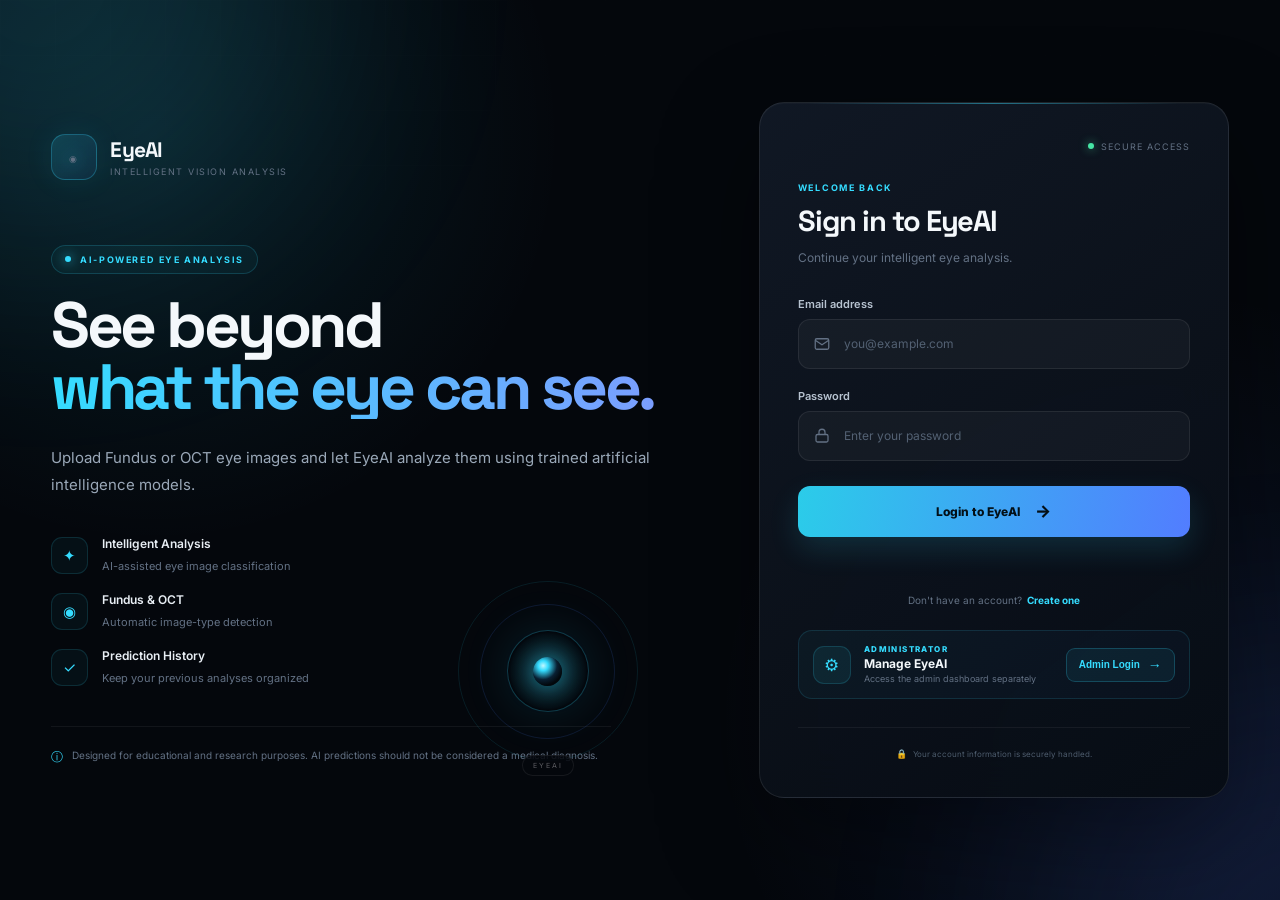
<file: frontend/index.html>
<!DOCTYPE html>
<html lang="en">

<head>

    <meta charset="UTF-8">

    <meta
        name="viewport"
        content="width=device-width, initial-scale=1.0"
    >

    <title>EyeAI — Intelligent Eye Analysis</title>

    <link
        rel="stylesheet"
        href="style.css"
    >

    <link
        rel="preconnect"
        href="https://fonts.googleapis.com"
    >

    <link
        rel="preconnect"
        href="https://fonts.gstatic.com"
    >

    <link
        href="https://fonts.googleapis.com/css2?family=Inter:wght@400;500;600;700;800&family=Space+Grotesk:wght@500;600;700&display=swap"
        rel="stylesheet"
    >

</head>


<body class="auth-page">

    <!-- =========================================================
         BACKGROUND
    ========================================================== -->

    <div class="auth-background">

        <div class="auth-glow auth-glow-one"></div>

        <div class="auth-glow auth-glow-two"></div>

        <div class="grid-overlay"></div>

    </div>


    <!-- =========================================================
         MAIN
    ========================================================== -->

    <main class="auth-container">


        <!-- =====================================================
             LEFT BRAND / HERO
        ====================================================== -->

        <section class="auth-hero">


            <!-- BRAND -->

            <div class="auth-brand">

                <div class="auth-brand-icon">

                    <span>◉</span>

                </div>

                <div>

                    <h1>EyeAI</h1>

                    <span>
                        Intelligent Vision Analysis
                    </span>

                </div>

            </div>


            <!-- BADGE -->

            <div class="auth-badge">

                <span class="auth-badge-dot"></span>

                AI-POWERED EYE ANALYSIS

            </div>


            <!-- HERO TEXT -->

            <div class="auth-hero-content">

                <h2>

                    See beyond

                    <span>
                        what the eye can see.
                    </span>

                </h2>


                <p>

                    Upload Fundus or OCT eye images
                    and let EyeAI analyze them using
                    trained artificial intelligence models.

                </p>

            </div>


            <!-- FEATURES -->

            <div class="auth-feature-list">


                <div class="auth-feature">

                    <div class="auth-feature-icon">
                        ✦
                    </div>

                    <div>

                        <strong>
                            Intelligent Analysis
                        </strong>

                        <span>
                            AI-assisted eye image classification
                        </span>

                    </div>

                </div>


                <div class="auth-feature">

                    <div class="auth-feature-icon">
                        ◉
                    </div>

                    <div>

                        <strong>
                            Fundus & OCT
                        </strong>

                        <span>
                            Automatic image-type detection
                        </span>

                    </div>

                </div>


                <div class="auth-feature">

                    <div class="auth-feature-icon">
                        ✓
                    </div>

                    <div>

                        <strong>
                            Prediction History
                        </strong>

                        <span>
                            Keep your previous analyses organized
                        </span>

                    </div>

                </div>


            </div>


            <!-- DISCLAIMER -->

            <div class="auth-disclaimer">

                <span>ⓘ</span>

                <p>
                    Designed for educational and research
                    purposes. AI predictions should not be
                    considered a medical diagnosis.
                </p>

            </div>


            <!-- DECORATIVE EYE -->

            <div class="auth-eye">

                <div class="auth-eye-ring ring-1"></div>

                <div class="auth-eye-ring ring-2"></div>

                <div class="auth-eye-core">

                    <div class="auth-eye-pupil"></div>

                </div>

                <span class="auth-eye-label">
                    EYEAI
                </span>

            </div>


        </section>



        <!-- =====================================================
             AUTH CARD
        ====================================================== -->

        <section class="auth-card">


            <!-- TOP -->

            <div class="auth-card-top">

                <div class="auth-security">

                    <span class="security-dot"></span>

                    Secure Access

                </div>

            </div>



            <!-- =================================================
                 LOGIN
            ================================================== -->

            <div
                id="login-section"
                class="auth-section"
            >

                <div class="auth-heading">

                    <span class="auth-step">
                        WELCOME BACK
                    </span>

                    <h2>
                        Sign in to EyeAI
                    </h2>

                    <p>
                        Continue your intelligent eye analysis.
                    </p>

                </div>


                <form
                    id="login-form"
                    class="auth-form"
                >


                    <!-- EMAIL -->

                    <div class="form-field">

                        <label for="login-email">
                            Email address
                        </label>

                        <div class="input-wrapper">

                            <span class="input-icon">

                                <svg
                                    width="18"
                                    height="18"
                                    viewBox="0 0 24 24"
                                    fill="none"
                                    stroke="currentColor"
                                    stroke-width="1.7"
                                >

                                    <rect
                                        x="3"
                                        y="5"
                                        width="18"
                                        height="14"
                                        rx="2"
                                    />

                                    <path
                                        d="m3 7 9 6 9-6"
                                    />

                                </svg>

                            </span>


                            <input
                                type="email"
                                id="login-email"
                                placeholder="you@example.com"
                                autocomplete="email"
                                required
                            >

                        </div>

                    </div>



                    <!-- PASSWORD -->

                    <div class="form-field">

                        <div class="label-row">

                            <label for="login-password">
                                Password
                            </label>

                        </div>


                        <div class="input-wrapper">

                            <span class="input-icon">

                                <svg
                                    width="18"
                                    height="18"
                                    viewBox="0 0 24 24"
                                    fill="none"
                                    stroke="currentColor"
                                    stroke-width="1.7"
                                >

                                    <rect
                                        x="4"
                                        y="10"
                                        width="16"
                                        height="10"
                                        rx="2"
                                    />

                                    <path
                                        d="M8 10V7a4 4 0 0 1 8 0v3"
                                    />

                                </svg>

                            </span>


                            <input
                                type="password"
                                id="login-password"
                                placeholder="Enter your password"
                                autocomplete="current-password"
                                required
                            >

                        </div>

                    </div>



                    <!-- LOGIN BUTTON -->

                    <button
                        type="submit"
                        id="login-button"
                        class="auth-submit"
                    >

                        <span>
                            Login to EyeAI
                        </span>

                        <span class="submit-arrow">
                            →
                        </span>

                    </button>


                    <!-- MESSAGE -->

                    <p
                        id="login-message"
                        class="auth-message"
                    ></p>


                </form>


                <!-- SWITCH -->

                <div class="auth-switch">

                    <span>
                        Don't have an account?
                    </span>

                    <button
                        type="button"
                        id="show-register-button"
                    >
                        Create one
                    </button>

                </div>


                <!-- ADMIN ACCESS -->

                <div class="admin-access-card">

                    <div class="admin-access-icon">⚙</div>

                    <div class="admin-access-content">
                        <span class="admin-access-label">ADMINISTRATOR</span>
                        <strong>Manage EyeAI</strong>
                        <small>Access the admin dashboard separately</small>
                    </div>

                    <button
                        type="button"
                        class="admin-login-button"
                        id="admin-login-button"
                    >
                        Admin Login
                        <span>→</span>
                    </button>

                </div>


                <!-- BOTTOM SECURITY -->

                <div class="auth-footer">

                    <span>🔒</span>

                    Your account information is securely handled.

                </div>

            </div>



            <!-- =================================================
                 REGISTER
            ================================================== -->

            <div
                id="register-section"
                class="auth-section hidden"
            >

                <div class="auth-heading">

                    <span class="auth-step">
                        GET STARTED
                    </span>

                    <h2>
                        Create your account
                    </h2>

                    <p>
                        Start using EyeAI for intelligent
                        eye-image analysis.
                    </p>

                </div>


                <form
                    id="register-form"
                    class="auth-form"
                >


                    <!-- NAME -->

                    <div class="form-field">

                        <label for="register-name">
                            Full name
                        </label>

                        <div class="input-wrapper">

                            <span class="input-icon">

                                <svg
                                    width="18"
                                    height="18"
                                    viewBox="0 0 24 24"
                                    fill="none"
                                    stroke="currentColor"
                                    stroke-width="1.7"
                                >

                                    <circle
                                        cx="12"
                                        cy="8"
                                        r="4"
                                    />

                                    <path
                                        d="M4 21a8 8 0 0 1 16 0"
                                    />

                                </svg>

                            </span>


                            <input
                                type="text"
                                id="register-name"
                                placeholder="Enter your full name"
                                autocomplete="name"
                                required
                            >

                        </div>

                    </div>



                    <!-- EMAIL -->

                    <div class="form-field">

                        <label for="register-email">
                            Email address
                        </label>

                        <div class="input-wrapper">

                            <span class="input-icon">

                                <svg
                                    width="18"
                                    height="18"
                                    viewBox="0 0 24 24"
                                    fill="none"
                                    stroke="currentColor"
                                    stroke-width="1.7"
                                >

                                    <rect
                                        x="3"
                                        y="5"
                                        width="18"
                                        height="14"
                                        rx="2"
                                    />

                                    <path
                                        d="m3 7 9 6 9-6"
                                    />

                                </svg>

                            </span>


                            <input
                                type="email"
                                id="register-email"
                                placeholder="you@example.com"
                                autocomplete="email"
                                required
                            >

                        </div>

                    </div>



                    <!-- PASSWORD -->

                    <div class="form-field">

                        <label for="register-password">
                            Password
                        </label>

                        <div class="input-wrapper">

                            <span class="input-icon">

                                <svg
                                    width="18"
                                    height="18"
                                    viewBox="0 0 24 24"
                                    fill="none"
                                    stroke="currentColor"
                                    stroke-width="1.7"
                                >

                                    <rect
                                        x="4"
                                        y="10"
                                        width="16"
                                        height="10"
                                        rx="2"
                                    />

                                    <path
                                        d="M8 10V7a4 4 0 0 1 8 0v3"
                                    />

                                </svg>

                            </span>


                            <input
                                type="password"
                                id="register-password"
                                placeholder="Create a password"
                                autocomplete="new-password"
                                minlength="6"
                                required
                            >

                        </div>


                        <span class="field-hint">
                            Use at least 6 characters.
                        </span>

                    </div>



                    <!-- REGISTER BUTTON -->

                    <button
                        type="submit"
                        id="register-button"
                        class="auth-submit"
                    >

                        <span>
                            Create EyeAI Account
                        </span>

                        <span class="submit-arrow">
                            →
                        </span>

                    </button>


                    <!-- MESSAGE -->

                    <p
                        id="register-message"
                        class="auth-message"
                    ></p>


                </form>


                <!-- SWITCH -->

                <div class="auth-switch">

                    <span>
                        Already have an account?
                    </span>

                    <button
                        type="button"
                        id="show-login-button"
                    >
                        Sign in
                    </button>

                </div>


                <div class="auth-footer">

                    <span>🔒</span>

                    Secure account access for your AI analyses.

                </div>

            </div>


        </section>

    </main>



    <!-- =========================================================
         SCRIPT
    ========================================================== -->

    <script src="script.js"></script>

    <script>
        // Admin login is handled by the Flask backend.
        // The frontend is served by Live Server on port 5500.
        const adminLoginButton = document.getElementById("admin-login-button");

        if (adminLoginButton) {
            adminLoginButton.addEventListener("click", function () {
                const host = window.location.hostname || "127.0.0.1";
                window.location.href = `${window.location.protocol}//${host}:5000/admin/login`;
            });
        }
    </script>

</body>

</html>
</file>
<file: frontend/style.css>
/* ============================================================
   EYEAI — PREMIUM DASHBOARD
   ============================================================ */

* {
    box-sizing: border-box;
    margin: 0;
    padding: 0;
}

:root {
    --bg: #05080d;
    --bg-soft: #090e16;
    --card: rgba(13, 20, 31, 0.82);
    --card-hover: rgba(18, 27, 41, 0.92);

    --border: rgba(255, 255, 255, 0.08);
    --border-bright: rgba(70, 220, 255, 0.28);

    --text: #f4f8fb;
    --text-soft: #9aa8b8;
    --text-muted: #647384;

    --cyan: #35dcff;
    --cyan-soft: rgba(53, 220, 255, 0.12);

    --blue: #4c7dff;
    --green: #46e6a5;

    --danger: #ff6b7a;

    --radius: 22px;
}


/* ============================================================
   BODY
   ============================================================ */

html {
    scroll-behavior: smooth;
}

body {
    min-height: 100vh;

    font-family:
        "Inter",
        Arial,
        sans-serif;

    background:
        radial-gradient(
            circle at 10% 10%,
            rgba(53, 220, 255, 0.08),
            transparent 30%
        ),
        radial-gradient(
            circle at 90% 20%,
            rgba(76, 125, 255, 0.08),
            transparent 28%
        ),
        var(--bg);

    color: var(--text);

    overflow-x: hidden;
}


/* ============================================================
   BACKGROUND GLOW
   ============================================================ */

.background-glow {
    position: fixed;

    width: 500px;
    height: 500px;

    border-radius: 50%;

    filter: blur(120px);

    opacity: 0.08;

    pointer-events: none;

    z-index: 0;
}

.glow-one {
    top: -250px;
    left: -200px;

    background: var(--cyan);
}

.glow-two {
    right: -250px;
    bottom: -250px;

    background: var(--blue);
}


/* ============================================================
   DASHBOARD
   ============================================================ */

.dashboard {
    position: relative;

    min-height: 100vh;

    z-index: 1;
}


/* ============================================================
   HEADER
   ============================================================ */

.dashboard-header {
    position: sticky;

    top: 0;

    z-index: 50;

    height: 82px;

    padding:
        0 5vw;

    display: flex;

    justify-content: space-between;

    align-items: center;

    background:
        rgba(5, 8, 13, 0.78);

    backdrop-filter:
        blur(20px);

    -webkit-backdrop-filter:
        blur(20px);

    border-bottom:
        1px solid var(--border);
}


/* ============================================================
   BRAND
   ============================================================ */

.brand {
    display: flex;

    align-items: center;

    gap: 13px;
}

.brand-icon {
    width: 42px;
    height: 42px;

    display: flex;

    align-items: center;
    justify-content: center;

    border-radius: 13px;

    color: var(--cyan);

    background:
        linear-gradient(
            135deg,
            rgba(53, 220, 255, 0.16),
            rgba(76, 125, 255, 0.08)
        );

    border:
        1px solid
        rgba(53, 220, 255, 0.25);

    box-shadow:
        0 0 25px
        rgba(53, 220, 255, 0.08);
}

.brand-icon span {
    font-size: 25px;

    text-shadow:
        0 0 15px
        rgba(53, 220, 255, 0.8);
}

.brand-text h1 {
    font-family:
        "Space Grotesk",
        sans-serif;

    font-size: 20px;

    letter-spacing: -0.5px;
}

.brand-text span {
    display: block;

    margin-top: 2px;

    font-size: 10px;

    color: var(--text-muted);

    letter-spacing: 1.2px;

    text-transform: uppercase;
}


/* ============================================================
   HEADER RIGHT
   ============================================================ */

.header-right {
    display: flex;

    align-items: center;

    gap: 18px;
}

.user-status {
    display: flex;

    align-items: center;

    gap: 8px;

    color: var(--text-soft);

    font-size: 13px;
}

.status-dot,
.pulse-dot {
    width: 7px;
    height: 7px;

    display: inline-block;

    border-radius: 50%;

    background: var(--green);

    box-shadow:
        0 0 10px
        rgba(70, 230, 165, 0.8);

    animation:
        pulse 2s infinite;
}

@keyframes pulse {

    0%,
    100% {
        opacity: 1;
        transform: scale(1);
    }

    50% {
        opacity: 0.45;
        transform: scale(0.75);
    }
}


/* ============================================================
   LOGOUT
   ============================================================ */

.logout-button {
    padding:
        10px 17px;

    border:
        1px solid var(--border);

    border-radius: 11px;

    background:
        rgba(255, 255, 255, 0.035);

    color: var(--text-soft);

    font-size: 13px;

    cursor: pointer;

    transition:
        0.25s ease;
}

.logout-button:hover {
    color: white;

    border-color:
        rgba(255, 107, 122, 0.35);

    background:
        rgba(255, 107, 122, 0.08);

    transform:
        translateY(-1px);
}


/* ============================================================
   MAIN CONTENT
   ============================================================ */

.dashboard-content {
    width: min(
        1180px,
        92%
    );

    margin:
        0 auto;

    padding:
        70px 0 50px;
}


/* ============================================================
   HERO
   ============================================================ */

.hero-section {
    min-height: 430px;

    display: flex;

    align-items: center;

    justify-content: space-between;

    gap: 60px;

    margin-bottom: 45px;
}

.hero-content {
    max-width: 690px;
}

.eyebrow {
    display: inline-flex;

    align-items: center;

    gap: 9px;

    padding:
        8px 13px;

    margin-bottom: 20px;

    border:
        1px solid
        rgba(53, 220, 255, 0.18);

    border-radius: 100px;

    background:
        rgba(53, 220, 255, 0.055);

    color: var(--cyan);

    font-size: 10px;

    font-weight: 700;

    letter-spacing: 1.8px;
}

.eyebrow-dot {
    width: 6px;
    height: 6px;

    border-radius: 50%;

    background: var(--cyan);

    box-shadow:
        0 0 10px
        var(--cyan);
}

.hero-content h2 {
    max-width: 720px;

    font-family:
        "Space Grotesk",
        sans-serif;

    font-size:
        clamp(46px, 6vw, 76px);

    line-height: 0.98;

    letter-spacing: -3px;

    font-weight: 700;

    margin-bottom: 26px;
}

.hero-content h2 span {
    display: block;

    background:
        linear-gradient(
            90deg,
            var(--cyan),
            #7c9cff
        );

    -webkit-background-clip:
        text;

    background-clip:
        text;

    color: transparent;
}

.hero-content > p {
    max-width: 650px;

    color: var(--text-soft);

    font-size: 16px;

    line-height: 1.75;
}

.hero-features {
    display: flex;

    flex-wrap: wrap;

    gap: 18px;

    margin-top: 28px;
}

.hero-features div {
    color: #8796a8;

    font-size: 12px;

    display: flex;

    align-items: center;

    gap: 7px;
}

.hero-features span {
    color: var(--cyan);
}


/* ============================================================
   HERO VISUAL
   ============================================================ */

.hero-visual {
    position: relative;

    width: 310px;
    height: 310px;

    flex-shrink: 0;

    display: flex;

    align-items: center;
    justify-content: center;
}

.eye-orbit {
    position: absolute;

    border-radius: 50%;

    border:
        1px solid
        rgba(53, 220, 255, 0.12);
}

.orbit-one {
    width: 280px;
    height: 280px;

    animation:
        rotate 18s linear infinite;
}

.orbit-two {
    width: 210px;
    height: 210px;

    border-color:
        rgba(76, 125, 255, 0.15);

    animation:
        rotate-reverse 13s linear infinite;
}

@keyframes rotate {
    from {
        transform: rotate(0);
    }

    to {
        transform: rotate(360deg);
    }
}

@keyframes rotate-reverse {
    from {
        transform: rotate(360deg);
    }

    to {
        transform: rotate(0);
    }
}

.eye-core {
    position: relative;

    width: 145px;
    height: 145px;

    border-radius: 50%;

    display: flex;

    align-items: center;
    justify-content: center;

    background:
        radial-gradient(
            circle,
            rgba(53, 220, 255, 0.28),
            rgba(53, 220, 255, 0.04) 55%,
            transparent 70%
        );

    border:
        1px solid
        rgba(53, 220, 255, 0.28);

    box-shadow:
        0 0 80px
        rgba(53, 220, 255, 0.14),
        inset 0 0 50px
        rgba(53, 220, 255, 0.08);

    animation:
        breathe 4s ease-in-out infinite;
}

@keyframes breathe {

    0%,
    100% {
        transform: scale(1);
    }

    50% {
        transform: scale(1.04);
    }
}

.eye-pupil {
    width: 53px;
    height: 53px;

    border-radius: 50%;

    background:
        radial-gradient(
            circle at 35% 30%,
            #b9f6ff,
            var(--cyan) 18%,
            #0b1e2c 50%,
            #02070b 72%
        );

    box-shadow:
        0 0 35px
        rgba(53, 220, 255, 0.55);
}

.visual-label {
    position: absolute;

    bottom: -8px;

    padding:
        7px 13px;

    border:
        1px solid var(--border);

    border-radius: 100px;

    background:
        rgba(7, 12, 19, 0.8);

    color: var(--text-muted);

    font-size: 9px;

    letter-spacing: 2px;
}


/* ============================================================
   GENERAL CARD
   ============================================================ */

.upload-card,
.result-card,
.history-card {
    position: relative;

    margin-bottom: 24px;

    padding: 34px;

    border:
        1px solid var(--border);

    border-radius: var(--radius);

    background:
        linear-gradient(
            145deg,
            rgba(17, 25, 38, 0.88),
            rgba(8, 13, 21, 0.82)
        );

    box-shadow:
        0 25px 80px
        rgba(0, 0, 0, 0.24);

    overflow: hidden;
}

.upload-card::before,
.result-card::before,
.history-card::before {
    content: "";

    position: absolute;

    top: 0;
    left: 8%;

    width: 84%;
    height: 1px;

    background:
        linear-gradient(
            90deg,
            transparent,
            rgba(53, 220, 255, 0.35),
            transparent
        );
}


/* ============================================================
   SECTION HEADING
   ============================================================ */

.section-heading,
.result-header,
.history-header {
    display: flex;

    align-items: flex-start;

    justify-content: space-between;

    gap: 25px;
}

.section-kicker {
    display: block;

    margin-bottom: 8px;

    color: var(--cyan);

    font-size: 9px;

    font-weight: 700;

    letter-spacing: 1.8px;
}

.section-heading h2,
.result-header h2,
.history-header h2 {
    font-family:
        "Space Grotesk",
        sans-serif;

    font-size: 28px;

    letter-spacing: -1px;
}

.section-heading p,
.history-header p {
    margin-top: 8px;

    color: var(--text-muted);

    font-size: 13px;

    line-height: 1.6;
}


/* ============================================================
   SCAN BADGE
   ============================================================ */

.scan-badge,
.result-live {
    display: flex;

    align-items: center;

    gap: 8px;

    padding:
        8px 12px;

    border:
        1px solid
        rgba(70, 230, 165, 0.16);

    border-radius: 100px;

    color: var(--green);

    background:
        rgba(70, 230, 165, 0.045);

    font-size: 9px;

    font-weight: 700;

    letter-spacing: 1.3px;

    white-space: nowrap;
}


/* ============================================================
   UPLOAD AREA
   ============================================================ */

.upload-area {
    position: relative;

    min-height: 330px;

    margin-top: 30px;

    border:
        1px dashed
        rgba(53, 220, 255, 0.24);

    border-radius: 18px;

    background:
        radial-gradient(
            circle at center,
            rgba(53, 220, 255, 0.035),
            transparent 55%
        );

    transition:
        0.3s ease;
}

.upload-area:hover,
.upload-area.dragover {
    border-color:
        rgba(53, 220, 255, 0.55);

    background:
        radial-gradient(
            circle at center,
            rgba(53, 220, 255, 0.08),
            transparent 60%
        );

    box-shadow:
        inset 0 0 50px
        rgba(53, 220, 255, 0.025);
}


/* ============================================================
   EMPTY UPLOAD
   ============================================================ */

.upload-empty {
    min-height: 330px;

    display: flex;

    flex-direction: column;

    align-items: center;
    justify-content: center;

    text-align: center;

    padding: 30px;
}

.upload-icon {
    width: 70px;
    height: 70px;

    display: flex;

    align-items: center;
    justify-content: center;

    margin-bottom: 20px;

    border:
        1px solid
        rgba(53, 220, 255, 0.2);

    border-radius: 20px;

    color: var(--cyan);

    background:
        rgba(53, 220, 255, 0.055);

    box-shadow:
        0 0 35px
        rgba(53, 220, 255, 0.07);
}

.upload-empty h3 {
    font-family:
        "Space Grotesk",
        sans-serif;

    font-size: 20px;

    margin-bottom: 7px;
}

.upload-empty p {
    color: var(--text-muted);

    font-size: 13px;

    margin-bottom: 20px;
}

.browse-button {
    padding:
        11px 21px;

    border:
        1px solid
        rgba(53, 220, 255, 0.28);

    border-radius: 11px;

    background:
        rgba(53, 220, 255, 0.07);

    color: var(--cyan);

    font-size: 12px;

    font-weight: 600;

    cursor: pointer;

    transition:
        0.25s ease;
}

.browse-button:hover {
    background:
        rgba(53, 220, 255, 0.14);

    border-color:
        rgba(53, 220, 255, 0.5);

    transform:
        translateY(-2px);
}

.upload-formats {
    margin-top: 20px;

    color: var(--text-muted);

    font-size: 9px;

    letter-spacing: 1.1px;
}

.upload-formats span {
    margin: 0 7px;

    color: var(--cyan);
}


/* ============================================================
   IMAGE PREVIEW
   ============================================================ */

.image-preview-container {
    display: none;

    min-height: 330px;

    padding: 25px;
}

.preview-image-wrapper {
    position: relative;

    height: 245px;

    display: flex;

    justify-content: center;
    align-items: center;

    border-radius: 15px;

    overflow: hidden;

    background:
        #05090f;

    border:
        1px solid var(--border);
}

.preview-image-wrapper img {
    max-width: 90%;
    max-height: 220px;

    width: auto;
    height: auto;

    object-fit: contain;

    border-radius: 10px;
}

.preview-overlay {
    position: absolute;

    top: 12px;
    right: 12px;

    padding:
        6px 10px;

    border-radius: 8px;

    background:
        rgba(5, 8, 13, 0.78);

    border:
        1px solid
        rgba(70, 230, 165, 0.18);

    color: var(--green);

    font-size: 8px;

    letter-spacing: 1px;
}

.preview-details {
    display: flex;

    justify-content: space-between;

    align-items: center;

    gap: 15px;

    padding-top: 15px;
}

.preview-label {
    display: block;

    margin-bottom: 5px;

    color: var(--text-muted);

    font-size: 8px;

    letter-spacing: 1.4px;
}

.preview-details p {
    color: var(--text-soft);

    font-size: 13px;

    word-break: break-all;
}

.change-image-button {
    padding:
        8px 13px;

    border:
        1px solid var(--border);

    border-radius: 9px;

    background:
        rgba(255, 255, 255, 0.03);

    color: var(--text-soft);

    cursor: pointer;

    font-size: 11px;
}


/* ============================================================
   ANALYZE ROW
   ============================================================ */

.analyze-row {
    display: flex;

    align-items: center;

    justify-content: space-between;

    gap: 20px;

    margin-top: 22px;
}

.upload-message {
    min-height: 20px;

    color: var(--text-muted);

    font-size: 12px;
}


/* ============================================================
   ANALYZE BUTTON
   ============================================================ */

.analyze-button {
    min-width: 210px;

    padding:
        14px 18px;

    display: flex;

    align-items: center;

    justify-content: center;

    gap: 12px;

    border: 0;

    border-radius: 13px;

    background:
        linear-gradient(
            135deg,
            var(--cyan),
            #4e91ff
        );

    color: #031018;

    font-size: 12px;

    font-weight: 800;

    letter-spacing: 0.3px;

    cursor: pointer;

    box-shadow:
        0 10px 35px
        rgba(53, 220, 255, 0.15);

    transition:
        0.25s ease;
}

.analyze-button:hover {
    transform:
        translateY(-2px);

    box-shadow:
        0 14px 40px
        rgba(53, 220, 255, 0.24);
}

.analyze-button:disabled {
    opacity: 0.5;

    cursor: not-allowed;

    transform: none;
}

.button-icon {
    font-size: 16px;
}

.button-arrow {
    font-size: 18px;
}


/* ============================================================
   ANALYZING STATE
   ============================================================ */

.analyzing-state {
    display: none;

    align-items: center;

    gap: 15px;

    margin-top: 20px;

    padding:
        15px 17px;

    border:
        1px solid
        rgba(53, 220, 255, 0.12);

    border-radius: 13px;

    background:
        rgba(53, 220, 255, 0.035);
}

.analyzing-state strong {
    display: block;

    font-size: 12px;

    margin-bottom: 4px;
}

.analyzing-state span {
    color: var(--text-muted);

    font-size: 11px;
}

.loading-ring {
    width: 25px;
    height: 25px;

    border:
        2px solid
        rgba(53, 220, 255, 0.12);

    border-top-color:
        var(--cyan);

    border-radius: 50%;

    animation:
        spin 0.8s linear infinite;
}

@keyframes spin {
    to {
        transform: rotate(360deg);
    }
}


/* ============================================================
   RESULT
   ============================================================ */

.result-card {
    animation:
        result-in 0.5s ease;
}

@keyframes result-in {

    from {
        opacity: 0;
        transform: translateY(18px);
    }

    to {
        opacity: 1;
        transform: translateY(0);
    }
}


/* ============================================================
   DETECTION STRIP
   ============================================================ */

.detection-strip {
    display: flex;

    align-items: center;

    margin-top: 28px;

    padding:
        18px 20px;

    border:
        1px solid var(--border);

    border-radius: 15px;

    background:
        rgba(255, 255, 255, 0.02);
}

.detection-item {
    flex: 1;
}

.detection-item span {
    display: block;

    margin-bottom: 6px;

    color: var(--text-muted);

    font-size: 8px;

    letter-spacing: 1.4px;
}

.detection-item strong {
    font-size: 13px;

    color: var(--text-soft);
}

.detection-divider {
    width: 1px;

    height: 30px;

    background:
        var(--border);

    margin:
        0 20px;
}


/* ============================================================
   RESULT MAIN
   ============================================================ */

.result-main {
    display: grid;

    grid-template-columns:
        1.4fr 0.8fr;

    gap: 20px;

    margin-top: 20px;
}

.prediction-block,
.confidence-block {
    padding: 25px;

    border:
        1px solid var(--border);

    border-radius: 17px;

    background:
        rgba(255, 255, 255, 0.02);
}

.result-label {
    display: block;

    margin-bottom: 10px;

    color: var(--text-muted);

    font-size: 9px;

    font-weight: 700;

    letter-spacing: 1.5px;
}

#prediction {
    font-family:
        "Space Grotesk",
        sans-serif;

    font-size:
        clamp(28px, 4vw, 42px);

    line-height: 1.05;

    letter-spacing: -1.5px;

    background:
        linear-gradient(
            90deg,
            #fff,
            var(--cyan)
        );

    -webkit-background-clip:
        text;

    background-clip:
        text;

    color: transparent;
}

.result-subtitle {
    margin-top: 10px;

    color: var(--text-muted);

    font-size: 11px;
}

.confidence-value strong {
    font-family:
        "Space Grotesk",
        sans-serif;

    font-size: 38px;

    color: var(--cyan);
}

.confidence-track {
    width: 100%;

    height: 6px;

    margin-top: 16px;

    overflow: hidden;

    border-radius: 20px;

    background:
        rgba(255, 255, 255, 0.06);
}

.confidence-bar {
    width: 0%;

    height: 100%;

    border-radius: 20px;

    background:
        linear-gradient(
            90deg,
            var(--cyan),
            var(--blue)
        );

    box-shadow:
        0 0 14px
        rgba(53, 220, 255, 0.45);

    transition:
        width 1s ease;
}


/* ============================================================
   PROBABILITIES
   ============================================================ */

.probability-section {
    margin-top: 25px;

    padding: 25px;

    border:
        1px solid var(--border);

    border-radius: 17px;

    background:
        rgba(255, 255, 255, 0.02);
}

.subsection-heading h3 {
    font-family:
        "Space Grotesk",
        sans-serif;

    font-size: 18px;
}

.probabilities {
    margin-top: 20px;
}

.probability-row {
    margin-bottom: 17px;
}

.probability-label {
    display: flex;

    justify-content: space-between;

    gap: 20px;

    margin-bottom: 7px;

    color: var(--text-soft);

    font-size: 11px;
}

.probability-label span:last-child {
    color: var(--cyan);

    font-weight: 700;
}

.probability-bar {
    width: 100%;

    height: 7px;

    overflow: hidden;

    border-radius: 20px;

    background:
        rgba(255, 255, 255, 0.055);
}

.probability-fill {
    width: 0%;

    height: 100%;

    border-radius: 20px;

    background:
        linear-gradient(
            90deg,
            #287fff,
            var(--cyan)
        );

    transition:
        width 0.9s ease;
}


/* ============================================================
   DISEASE INFORMATION
   ============================================================ */

.disease-information {
    margin-top: 25px;

    padding: 25px;

    border:
        1px solid
        rgba(53, 220, 255, 0.09);

    border-radius: 17px;

    background:
        rgba(53, 220, 255, 0.025);
}

.disease-info-header {
    display: flex;

    align-items: center;

    gap: 12px;

    margin-bottom: 20px;
}

.info-icon {
    width: 37px;
    height: 37px;

    display: flex;

    align-items: center;
    justify-content: center;

    border-radius: 11px;

    color: var(--cyan);

    background:
        rgba(53, 220, 255, 0.08);

    border:
        1px solid
        rgba(53, 220, 255, 0.12);
}

.disease-info-header h3 {
    font-family:
        "Space Grotesk",
        sans-serif;

    font-size: 18px;
}

.disease-info-grid {
    display: grid;

    grid-template-columns:
        1fr 1fr;

    gap: 12px;
}

.info-card {
    padding: 17px;

    border:
        1px solid var(--border);

    border-radius: 13px;

    background:
        rgba(255, 255, 255, 0.018);
}

.info-card-wide {
    grid-column:
        1 / -1;
}

.info-card > span {
    display: block;

    margin-bottom: 7px;

    color: var(--text-muted);

    font-size: 8px;

    letter-spacing: 1.3px;
}

.info-card strong,
.info-card p {
    color: var(--text-soft);

    font-size: 12px;

    line-height: 1.65;
}

.medical-disclaimer {
    display: flex;

    align-items: flex-start;

    gap: 10px;

    margin-top: 17px;

    padding: 12px;

    border-radius: 11px;

    background:
        rgba(255, 193, 77, 0.04);

    border:
        1px solid
        rgba(255, 193, 77, 0.08);

    color: #8e8b80;

    font-size: 10px;

    line-height: 1.6;
}


/* ============================================================
   HISTORY
   ============================================================ */

.history-header {
    align-items: center;
}

.history-count {
    display: flex;

    flex-direction: column;

    align-items: flex-end;

    gap: 3px;

    color: var(--text-muted);

    font-size: 8px;

    letter-spacing: 1.5px;
}

.history-count span {
    color: var(--cyan);

    font-family:
        "Space Grotesk",
        sans-serif;

    font-size: 28px;

    letter-spacing: 0;
}

.history {
    margin-top: 25px;
}

.history-item {
    display: grid;

    grid-template-columns:
        1.5fr 0.8fr 1fr 0.7fr;

    gap: 15px;

    align-items: center;

    padding:
        17px;

    margin-top: 10px;

    border:
        1px solid var(--border);

    border-radius: 13px;

    background:
        rgba(255, 255, 255, 0.018);

    transition:
        0.2s ease;
}

.history-item:hover {
    background:
        rgba(53, 220, 255, 0.035);

    border-color:
        rgba(53, 220, 255, 0.13);
}

.history-item strong {
    color: var(--text);

    font-size: 12px;
}

.history-item span {
    color: var(--text-muted);

    font-size: 10px;
}

.history-empty {
    min-height: 180px;

    display: flex;

    flex-direction: column;

    align-items: center;
    justify-content: center;

    text-align: center;
}

.history-empty-icon {
    width: 55px;
    height: 55px;

    display: flex;

    align-items: center;
    justify-content: center;

    margin-bottom: 15px;

    border:
        1px solid var(--border);

    border-radius: 17px;

    color: var(--text-muted);

    font-size: 25px;

    background:
        rgba(255, 255, 255, 0.025);
}

.history-empty h3 {
    font-family:
        "Space Grotesk",
        sans-serif;

    font-size: 16px;

    margin-bottom: 5px;
}

.history-empty p {
    color: var(--text-muted);

    font-size: 11px;
}


/* ============================================================
   FOOTER
   ============================================================ */

.dashboard-footer {
    width: min(
        1180px,
        92%
    );

    margin:
        0 auto;

    padding:
        25px 0 35px;

    display: flex;

    justify-content: space-between;

    gap: 20px;

    border-top:
        1px solid var(--border);

    color: var(--text-muted);

    font-size: 10px;
}

.dashboard-footer strong {
    display: block;

    margin-bottom: 4px;

    color: var(--text-soft);

    font-family:
        "Space Grotesk",
        sans-serif;

    font-size: 13px;
}

.dashboard-footer span {
    letter-spacing: 0.3px;
}


/* ============================================================
   TOAST
   ============================================================ */

.toast {
    position: fixed;

    right: 25px;
    bottom: 25px;

    z-index: 100;

    display: flex;

    align-items: center;

    gap: 10px;

    padding:
        12px 16px;

    border:
        1px solid var(--border);

    border-radius: 12px;

    background:
        rgba(12, 19, 29, 0.92);

    backdrop-filter:
        blur(15px);

    color: var(--text);

    font-size: 11px;

    box-shadow:
        0 15px 50px
        rgba(0, 0, 0, 0.3);

    transform:
        translateY(20px);

    opacity: 0;

    pointer-events: none;

    transition:
        0.3s ease;
}

.toast.show {
    transform:
        translateY(0);

    opacity: 1;
}

#toast-icon {
    color: var(--green);
}


/* ============================================================
   HIDDEN
   ============================================================ */

.hidden {
    display: none !important;
}


/* ============================================================
   RESPONSIVE
   ============================================================ */

@media (max-width: 900px) {

    .hero-section {
        min-height: auto;

        flex-direction: column;

        align-items: flex-start;

        gap: 35px;
    }

    .hero-visual {
        align-self: center;
    }

    .result-main {
        grid-template-columns: 1fr;
    }

}


@media (max-width: 700px) {

    .dashboard-header {
        height: auto;

        padding:
            15px 4%;

        gap: 15px;
    }

    .brand-text span {
        display: none;
    }

    .user-status {
        display: none;
    }

    .dashboard-content {
        width: 92%;

        padding-top: 45px;
    }

    .hero-content h2 {
        font-size: 46px;

        letter-spacing: -2px;
    }

    .hero-visual {
        width: 240px;
        height: 240px;
    }

    .orbit-one {
        width: 220px;
        height: 220px;
    }

    .orbit-two {
        width: 165px;
        height: 165px;
    }

    .eye-core {
        width: 115px;
        height: 115px;
    }

    .eye-pupil {
        width: 42px;
        height: 42px;
    }

    .upload-card,
    .result-card,
    .history-card {
        padding: 22px;

        border-radius: 18px;
    }

    .section-heading,
    .result-header,
    .history-header {
        flex-direction: column;
    }

    .scan-badge,
    .result-live {
        align-self: flex-start;
    }

    .analyze-row {
        flex-direction: column;

        align-items: stretch;
    }

    .analyze-button {
        width: 100%;
    }

    .detection-strip {
        flex-direction: column;

        align-items: stretch;

        gap: 15px;
    }

    .detection-divider {
        width: 100%;
        height: 1px;

        margin: 0;
    }

    .disease-info-grid {
        grid-template-columns: 1fr;
    }

    .info-card-wide {
        grid-column: auto;
    }

    .history-item {
        grid-template-columns: 1fr 1fr;
    }

    .dashboard-footer {
        flex-direction: column;
    }

}


@media (max-width: 450px) {

    .brand-text h1 {
        font-size: 18px;
    }

    .hero-content h2 {
        font-size: 39px;
    }

    .hero-content > p {
        font-size: 14px;
    }

    .hero-features {
        flex-direction: column;

        gap: 10px;
    }

    .upload-area {
        min-height: 300px;
    }

    .upload-empty {
        min-height: 300px;

        padding: 20px;
    }

    .preview-image-wrapper {
        height: 210px;
    }

    .disease-information,
    .probability-section,
    .prediction-block,
    .confidence-block {
        padding: 18px;
    }

    .history-item {
        grid-template-columns: 1fr;
    }

}


/* ============================================================
   EYEAi — PREMIUM LOGIN / REGISTER PAGE
   ============================================================ */


/* ============================================================
   AUTH VARIABLES
   ============================================================ */

:root {
    --auth-bg: #04070c;
    --auth-card: rgba(10, 16, 25, 0.92);
    --auth-border: rgba(255, 255, 255, 0.09);

    --auth-cyan: #35dcff;
    --auth-blue: #527dff;

    --auth-text: #f4f8fb;
    --auth-soft: #9aa8b8;
    --auth-muted: #637184;

    --auth-danger: #ff6b7a;
}


/* ============================================================
   AUTH BODY
   ============================================================ */

body.auth-page {

    min-height: 100vh;

    margin: 0;

    background:
        radial-gradient(
            circle at 12% 15%,
            rgba(53, 220, 255, 0.10),
            transparent 30%
        ),

        radial-gradient(
            circle at 90% 80%,
            rgba(76, 125, 255, 0.10),
            transparent 32%
        ),

        #04070c;

    color: var(--auth-text);

    overflow-x: hidden;
}


/* ============================================================
   BACKGROUND
   ============================================================ */

.auth-background {

    position: fixed;

    inset: 0;

    overflow: hidden;

    pointer-events: none;

    z-index: 0;
}


.auth-glow {

    position: absolute;

    width: 520px;

    height: 520px;

    border-radius: 50%;

    filter: blur(130px);

    opacity: 0.13;
}


.auth-glow-one {

    top: -280px;

    left: -220px;

    background: var(--auth-cyan);
}


.auth-glow-two {

    right: -280px;

    bottom: -300px;

    background: var(--auth-blue);
}


/* ============================================================
   GRID
   ============================================================ */

.grid-overlay {

    position: absolute;

    inset: 0;

    opacity: 0.20;

    background-image:

        linear-gradient(
            rgba(255,255,255,0.025) 1px,
            transparent 1px
        ),

        linear-gradient(
            90deg,
            rgba(255,255,255,0.025) 1px,
            transparent 1px
        );

    background-size: 55px 55px;

    mask-image:
        linear-gradient(
            to bottom,
            black,
            transparent 85%
        );

    -webkit-mask-image:
        linear-gradient(
            to bottom,
            black,
            transparent 85%
        );
}


/* ============================================================
   AUTH CONTAINER
   ============================================================ */

.auth-container {

    position: relative;

    z-index: 1;

    width: min(1240px, 92%);

    min-height: 100vh;

    margin: auto;

    padding: 55px 0;

    display: grid;

    grid-template-columns:
        minmax(0, 1fr)
        470px;

    align-items: center;

    gap: 90px;
}


/* ============================================================
   LEFT HERO
   ============================================================ */

.auth-hero {

    position: relative;

    min-height: 650px;

    display: flex;

    flex-direction: column;

    justify-content: center;

    padding: 30px 0;
}


/* ============================================================
   BRAND
   ============================================================ */

.auth-brand {

    display: flex;

    align-items: center;

    gap: 13px;

    margin-bottom: 65px;
}


.auth-brand-icon {

    width: 46px;

    height: 46px;

    display: flex;

    align-items: center;

    justify-content: center;

    border-radius: 14px;

    color: var(--auth-cyan);

    background:
        linear-gradient(
            135deg,
            rgba(53,220,255,0.16),
            rgba(76,125,255,0.08)
        );

    border:
        1px solid
        rgba(53,220,255,0.28);

    box-shadow:
        0 0 30px
        rgba(53,220,255,0.08);
}


.auth-brand-icon span {

    font-size: 23px;

    text-shadow:
        0 0 18px
        rgba(53,220,255,0.8);
}


.auth-brand h1 {

    margin: 0;

    font-family:
        "Space Grotesk",
        sans-serif;

    font-size: 21px;

    letter-spacing: -0.7px;
}


.auth-brand span {

    display: block;

    margin-top: 3px;

    color: var(--auth-muted);

    font-size: 9px;

    letter-spacing: 1.5px;

    text-transform: uppercase;
}


/* ============================================================
   BADGE
   ============================================================ */

.auth-badge {

    width: fit-content;

    display: flex;

    align-items: center;

    gap: 9px;

    padding: 8px 13px;

    margin-bottom: 20px;

    border:
        1px solid
        rgba(53,220,255,0.18);

    border-radius: 100px;

    background:
        rgba(53,220,255,0.045);

    color: var(--auth-cyan);

    font-size: 9px;

    font-weight: 700;

    letter-spacing: 1.6px;
}


.auth-badge-dot {

    width: 6px;

    height: 6px;

    border-radius: 50%;

    background:
        var(--auth-cyan);

    box-shadow:
        0 0 12px
        var(--auth-cyan);

    animation:
        authPulse 2s infinite;
}


@keyframes authPulse {

    0%,
    100% {
        opacity: 1;

        transform: scale(1);
    }

    50% {
        opacity: 0.45;

        transform: scale(0.75);
    }
}


/* ============================================================
   HERO HEADING
   ============================================================ */

.auth-hero-content h2 {

    max-width: 700px;

    margin: 0 0 25px;

    font-family:
        "Space Grotesk",
        sans-serif;

    font-size:
        clamp(48px, 5vw, 76px);

    line-height: 0.98;

    letter-spacing: -3.5px;

    font-weight: 700;
}


.auth-hero-content h2 span {

    display: block;

    background:
        linear-gradient(
            90deg,
            var(--auth-cyan),
            #7c9cff
        );

    -webkit-background-clip:
        text;

    background-clip:
        text;

    color: transparent;
}


.auth-hero-content p {

    max-width: 600px;

    margin: 0;

    color: var(--auth-soft);

    font-size: 15px;

    line-height: 1.8;
}


/* ============================================================
   FEATURES
   ============================================================ */

.auth-feature-list {

    display: flex;

    flex-direction: column;

    gap: 18px;

    margin-top: 38px;
}


.auth-feature {

    display: flex;

    align-items: center;

    gap: 14px;
}


.auth-feature-icon {

    width: 37px;

    height: 37px;

    flex-shrink: 0;

    display: flex;

    align-items: center;

    justify-content: center;

    border:
        1px solid
        rgba(53,220,255,0.14);

    border-radius: 11px;

    background:
        rgba(53,220,255,0.045);

    color: var(--auth-cyan);

    font-size: 15px;
}


.auth-feature strong {

    display: block;

    margin-bottom: 3px;

    color: #e8eef4;

    font-size: 12px;

    font-weight: 600;
}


.auth-feature span {

    color: var(--auth-muted);

    font-size: 11px;
}


/* ============================================================
   DISCLAIMER
   ============================================================ */

.auth-disclaimer {

    max-width: 560px;

    display: flex;

    align-items: flex-start;

    gap: 9px;

    margin-top: 40px;

    padding-top: 20px;

    border-top:
        1px solid
        rgba(255,255,255,0.06);

    color: var(--auth-muted);

    font-size: 10px;

    line-height: 1.6;
}


.auth-disclaimer span {

    color: var(--auth-cyan);

    font-size: 12px;
}


.auth-disclaimer p {

    margin: 0;
}


/* ============================================================
   DECORATIVE EYE
   ============================================================ */

.auth-eye {

    position: absolute;

    right: 5%;

    bottom: 35px;

    width: 180px;

    height: 180px;

    display: flex;

    align-items: center;

    justify-content: center;

    pointer-events: none;
}


.auth-eye-ring {

    position: absolute;

    border-radius: 50%;

    border:
        1px solid
        rgba(53,220,255,0.10);
}


.auth-eye .ring-1 {

    width: 180px;

    height: 180px;

    animation:
        authRotate 18s linear infinite;
}


.auth-eye .ring-2 {

    width: 135px;

    height: 135px;

    border-color:
        rgba(76,125,255,0.14);

    animation:
        authRotateReverse 13s linear infinite;
}


@keyframes authRotate {

    from {
        transform: rotate(0deg);
    }

    to {
        transform: rotate(360deg);
    }
}


@keyframes authRotateReverse {

    from {
        transform: rotate(360deg);
    }

    to {
        transform: rotate(0deg);
    }
}


.auth-eye-core {

    width: 82px;

    height: 82px;

    display: flex;

    align-items: center;

    justify-content: center;

    border-radius: 50%;

    background:
        radial-gradient(
            circle,
            rgba(53,220,255,0.25),
            rgba(53,220,255,0.03) 65%,
            transparent 70%
        );

    border:
        1px solid
        rgba(53,220,255,0.25);

    box-shadow:
        0 0 50px
        rgba(53,220,255,0.12);

    animation:
        authBreathe 4s ease-in-out infinite;
}


@keyframes authBreathe {

    0%,
    100% {
        transform: scale(1);
    }

    50% {
        transform: scale(1.05);
    }
}


.auth-eye-pupil {

    width: 29px;

    height: 29px;

    border-radius: 50%;

    background:
        radial-gradient(
            circle at 35% 30%,
            #c2f7ff,
            var(--auth-cyan) 18%,
            #092033 50%,
            #02070b 72%
        );

    box-shadow:
        0 0 25px
        rgba(53,220,255,0.55);
}


.auth-eye-label {

    position: absolute;

    bottom: -15px;

    padding: 5px 10px;

    border:
        1px solid
        rgba(255,255,255,0.07);

    border-radius: 100px;

    background:
        rgba(5,8,13,0.85);

    color:
        rgba(255,255,255,0.35);

    font-size: 7px;

    letter-spacing: 2px;
}


/* ============================================================
   AUTH CARD
   ============================================================ */

.auth-card {

    position: relative;

    width: 100%;

    padding: 38px;

    border:
        1px solid
        var(--auth-border);

    border-radius: 25px;

    background:
        linear-gradient(
            145deg,
            rgba(17,25,38,0.95),
            rgba(7,12,19,0.94)
        );

    box-shadow:
        0 35px 100px
        rgba(0,0,0,0.40),

        inset 0 1px 0
        rgba(255,255,255,0.025);

    backdrop-filter:
        blur(25px);

    -webkit-backdrop-filter:
        blur(25px);
}


.auth-card::before {

    content: "";

    position: absolute;

    top: 0;

    left: 10%;

    width: 80%;

    height: 1px;

    background:
        linear-gradient(
            90deg,
            transparent,
            rgba(53,220,255,0.45),
            transparent
        );
}


/* ============================================================
   CARD TOP
   ============================================================ */

.auth-card-top {

    display: flex;

    justify-content: flex-end;

    margin-bottom: 30px;
}


.auth-security {

    display: flex;

    align-items: center;

    gap: 7px;

    color: var(--auth-muted);

    font-size: 9px;

    letter-spacing: 1px;

    text-transform: uppercase;
}


.security-dot {

    width: 6px;

    height: 6px;

    border-radius: 50%;

    background: #46e6a5;

    box-shadow:
        0 0 10px
        rgba(70,230,165,0.7);
}


/* ============================================================
   AUTH HEADING
   ============================================================ */

.auth-heading {

    margin-bottom: 30px;
}


.auth-step {

    display: block;

    margin-bottom: 9px;

    color: var(--auth-cyan);

    font-size: 9px;

    font-weight: 700;

    letter-spacing: 1.7px;
}


.auth-heading h2 {

    margin: 0 0 9px;

    font-family:
        "Space Grotesk",
        sans-serif;

    font-size: 29px;

    letter-spacing: -1.1px;

    color: var(--auth-text);
}


.auth-heading p {

    margin: 0;

    color: var(--auth-muted);

    font-size: 12px;

    line-height: 1.6;
}


/* ============================================================
   FORM
   ============================================================ */

.auth-form {

    display: flex;

    flex-direction: column;

    gap: 20px;
}


.form-field {

    display: flex;

    flex-direction: column;

    gap: 8px;
}


.form-field label {

    color: #b7c3d0;

    font-size: 11px;

    font-weight: 600;
}


.label-row {

    display: flex;

    justify-content: space-between;

    align-items: center;
}


.input-wrapper {

    position: relative;

    width: 100%;
}


.input-icon {

    position: absolute;

    left: 15px;

    top: 50%;

    transform: translateY(-50%);

    display: flex;

    color: #637184;

    pointer-events: none;

    transition: 0.2s ease;
}


.input-wrapper input {

    width: 100%;

    height: 50px;

    padding:
        0 15px 0 45px;

    border:
        1px solid
        rgba(255,255,255,0.08);

    border-radius: 12px;

    outline: none;

    background:
        rgba(255,255,255,0.035);

    color: #f4f8fb;

    font-family:
        "Inter",
        Arial,
        sans-serif;

    font-size: 12px;

    transition:
        border-color 0.2s ease,
        background 0.2s ease,
        box-shadow 0.2s ease;
}


.input-wrapper input::placeholder {

    color: #536173;
}


.input-wrapper input:hover {

    border-color:
        rgba(255,255,255,0.13);
}


.input-wrapper input:focus {

    border-color:
        rgba(53,220,255,0.42);

    background:
        rgba(53,220,255,0.035);

    box-shadow:
        0 0 0 3px
        rgba(53,220,255,0.055);
}


.input-wrapper:focus-within .input-icon {

    color:
        var(--auth-cyan);
}


.field-hint {

    color: #526173;

    font-size: 9px;

    margin-top: -2px;
}


/* ============================================================
   SUBMIT BUTTON
   ============================================================ */

.auth-submit {

    position: relative;

    width: 100%;

    height: 51px;

    margin-top: 5px;

    display: flex;

    align-items: center;

    justify-content: center;

    gap: 15px;

    border: 0;

    border-radius: 12px;

    background:
        linear-gradient(
            100deg,
            #2bcce9,
            #527dff
        );

    color: #031018;

    font-family:
        "Inter",
        Arial,
        sans-serif;

    font-size: 12px;

    font-weight: 800;

    cursor: pointer;

    box-shadow:
        0 12px 30px
        rgba(53,220,255,0.14);

    transition:
        transform 0.2s ease,
        box-shadow 0.2s ease,
        filter 0.2s ease;
}


.auth-submit:hover {

    transform:
        translateY(-2px);

    box-shadow:
        0 17px 35px
        rgba(53,220,255,0.20);

    filter:
        brightness(1.07);
}


.auth-submit:active {

    transform:
        translateY(0);
}


.auth-submit:disabled {

    opacity: 0.65;

    cursor: not-allowed;

    transform: none;
}


.submit-arrow {

    font-size: 17px;

    line-height: 1;

    transition:
        transform 0.2s ease;
}


.auth-submit:hover .submit-arrow {

    transform:
        translateX(4px);
}


/* ============================================================
   MESSAGES
   ============================================================ */

.auth-message {

    min-height: 17px;

    margin: -5px 0 0;

    text-align: center;

    color: var(--auth-danger);

    font-size: 10px;

    line-height: 1.5;
}


/* ============================================================
   SWITCH
   ============================================================ */

.auth-switch {

    display: flex;

    justify-content: center;

    align-items: center;

    gap: 5px;

    margin-top: 25px;

    color: var(--auth-muted);

    font-size: 10px;
}


.auth-switch button {

    padding: 0;

    border: 0;

    background: transparent;

    color: var(--auth-cyan);

    font-family: inherit;

    font-size: 10px;

    font-weight: 700;

    cursor: pointer;
}


.auth-switch button:hover {

    text-decoration:
        underline;
}


/* ============================================================
   FOOTER
   ============================================================ */

.auth-footer {

    display: flex;

    justify-content: center;

    align-items: center;

    gap: 6px;

    margin-top: 28px;

    padding-top: 20px;

    border-top:
        1px solid
        rgba(255,255,255,0.055);

    color: #4e5d6e;

    font-size: 8px;

    text-align: center;
}


.auth-footer span {

    font-size: 9px;
}


/* ============================================================
   HIDDEN
   ============================================================ */

.auth-section.hidden {

    display: none !important;
}


/* ============================================================
   REGISTER ANIMATION
   ============================================================ */

.auth-section:not(.hidden) {

    animation:
        authSectionIn 0.35s ease;
}


@keyframes authSectionIn {

    from {

        opacity: 0;

        transform:
            translateY(8px);
    }

    to {

        opacity: 1;

        transform:
            translateY(0);
    }
}


/* ============================================================
   SELECTION
   ============================================================ */

.auth-page ::selection {

    background:
        rgba(53,220,255,0.25);

    color: white;
}


/* ============================================================
   MOBILE — 900px
   ============================================================ */

@media (max-width: 900px) {

    .auth-container {

        width: min(600px, 92%);

        grid-template-columns: 1fr;

        gap: 25px;

        padding:
            35px 0;
    }


    .auth-hero {

        min-height: auto;

        padding: 10px 0;

        text-align: center;

        align-items: center;
    }


    .auth-brand {

        margin-bottom: 35px;
    }


    .auth-badge {

        margin-left: auto;

        margin-right: auto;
    }


    .auth-hero-content h2 {

        font-size:
            clamp(40px, 9vw, 60px);

        letter-spacing:
            -2.5px;
    }


    .auth-hero-content p {

        margin-left: auto;

        margin-right: auto;
    }


    .auth-feature-list {

        width: 100%;

        max-width: 500px;

        text-align: left;
    }


    .auth-disclaimer {

        text-align: left;

        margin-left: auto;

        margin-right: auto;
    }


    .auth-eye {

        display: none;
    }


    .auth-card {

        max-width: 470px;

        margin:
            0 auto;
    }
}


/* ============================================================
   MOBILE — 600px
   ============================================================ */

@media (max-width: 600px) {

    .auth-container {

        width: 92%;

        padding:
            25px 0;
    }


    .auth-hero {

        display: none;
    }


    .auth-card {

        padding: 28px 22px;

        border-radius: 21px;
    }


    .auth-card-top {

        margin-bottom: 25px;
    }


    .auth-heading h2 {

        font-size: 25px;
    }


    .auth-heading p {

        font-size: 11px;
    }


    .auth-form {

        gap: 17px;
    }


    .input-wrapper input {

        height: 48px;
    }


    .auth-submit {

        height: 49px;
    }
}


/* ============================================================
   SMALL MOBILE — 400px
   ============================================================ */

@media (max-width: 400px) {

    .auth-container {

        width: 94%;
    }


    .auth-card {

        padding:
            24px 18px;
    }


    .auth-card-top {

        margin-bottom: 22px;
    }


    .auth-heading {

        margin-bottom: 25px;
    }


    .auth-heading h2 {

        font-size: 23px;
    }


    .auth-switch {

        flex-direction: column;

        gap: 7px;
    }
}

/* ============================================================
   EYEAi USER PROFILE
   ============================================================ */

.profile-button {

    position: relative;

    display: flex;

    align-items: center;

    gap: 10px;

    min-width: 190px;

    padding:
        7px 10px;

    border:
        1px solid rgba(255,255,255,0.07);

    border-radius:
        14px;

    background:
        rgba(255,255,255,0.025);

    color:
        #f4f8fb;

    cursor:
        pointer;

    transition:
        all .25s ease;
}


.profile-button:hover {

    border-color:
        rgba(53,220,255,0.20);

    background:
        rgba(53,220,255,0.035);

    transform:
        translateY(-1px);
}


.profile-avatar {

    width:
        34px;

    height:
        34px;

    flex-shrink: 0;

    display:
        flex;

    align-items:
        center;

    justify-content:
        center;

    border-radius:
        11px;

    background:
        linear-gradient(
            135deg,
            #2bd7ef,
            #527dff
        );

    color:
        #031018;

    font-size:
        13px;

    font-weight:
        800;

    box-shadow:
        0 0 20px
        rgba(53,220,255,0.12);
}


.profile-button-info {

    min-width:
        0;

    flex: 1;

    display:
        flex;

    flex-direction:
        column;

    align-items:
        flex-start;

    gap:
        2px;
}


.profile-button-info strong {

    max-width:
        125px;

    overflow:
        hidden;

    text-overflow:
        ellipsis;

    white-space:
        nowrap;

    color:
        #e8eef4;

    font-size:
        11px;
}


.profile-button-info small {

    max-width:
        125px;

    overflow:
        hidden;

    text-overflow:
        ellipsis;

    white-space:
        nowrap;

    color:
        #657487;

    font-size:
        8px;
}


.profile-chevron {

    color:
        #667587;

    font-size:
        12px;

    transition:
        transform .25s ease;
}


.profile-button:hover .profile-chevron {

    color:
        #35dcff;
}


/* ============================================================
   PROFILE POPUP
   ============================================================ */

.profile-popup {

    position:
        fixed;

    top:
        84px;

    right:
        clamp(20px, 5vw, 72px);

    z-index:
        9999;

    width:
        330px;

    padding:
        22px;

    border:
        1px solid
        rgba(255,255,255,0.09);

    border-radius:
        20px;

    background:
        linear-gradient(
            145deg,
            rgba(16,25,38,0.98),
            rgba(6,12,19,0.98)
        );

    box-shadow:
        0 30px 90px
        rgba(0,0,0,0.5),

        0 0 40px
        rgba(53,220,255,0.035);

    backdrop-filter:
        blur(25px);

    -webkit-backdrop-filter:
        blur(25px);

    opacity:
        0;

    transform:
        translateY(-8px)
        scale(.98);

    pointer-events:
        none;

    transition:
        opacity .2s ease,
        transform .2s ease;
}


.profile-popup-open {

    opacity:
        1;

    transform:
        translateY(0)
        scale(1);

    pointer-events:
        auto;
}


/* ============================================================
   PROFILE HEADER
   ============================================================ */

.profile-popup-header {

    display:
        flex;

    align-items:
        center;

    gap:
        14px;
}


.profile-large-avatar {

    width:
        52px;

    height:
        52px;

    flex-shrink:
        0;

    display:
        flex;

    align-items:
        center;

    justify-content:
        center;

    border-radius:
        16px;

    background:
        linear-gradient(
            135deg,
            #2bd7ef,
            #527dff
        );

    color:
        #031018;

    font-size:
        18px;

    font-weight:
        800;

    box-shadow:
        0 0 30px
        rgba(53,220,255,0.13);
}


.profile-popup-header h3 {

    margin:
        0 0 4px;

    color:
        #f1f6fa;

    font-family:
        "Space Grotesk",
        sans-serif;

    font-size:
        17px;

    letter-spacing:
        -.4px;
}


.profile-popup-header span {

    display:
        block;

    max-width:
        210px;

    overflow:
        hidden;

    text-overflow:
        ellipsis;

    white-space:
        nowrap;

    color:
        #718094;

    font-size:
        10px;
}


/* ============================================================
   DIVIDER
   ============================================================ */

.profile-divider {

    height:
        1px;

    margin:
        20px 0;

    background:
        rgba(255,255,255,0.055);
}


/* ============================================================
   DETAIL ROW
   ============================================================ */

.profile-detail {

    display:
        flex;

    align-items:
        center;

    gap:
        12px;

    padding:
        11px 0;
}


.profile-detail-icon {

    width:
        34px;

    height:
        34px;

    display:
        flex;

    align-items:
        center;

    justify-content:
        center;

    border:
        1px solid
        rgba(53,220,255,0.08);

    border-radius:
        10px;

    background:
        rgba(53,220,255,0.025);

    font-size:
        12px;
}


.profile-detail div {

    min-width:
        0;

    display:
        flex;

    flex-direction:
        column;

    gap:
        3px;
}


.profile-detail small {

    color:
        #536274;

    font-size:
        7px;

    font-weight:
        700;

    letter-spacing:
        1.3px;
}


.profile-detail strong {

    max-width:
        220px;

    overflow:
        hidden;

    text-overflow:
        ellipsis;

    white-space:
        nowrap;

    color:
        #b9c5d1;

    font-size:
        10px;

    font-weight:
        600;
}


/* ============================================================
   PROFILE LOGOUT
   ============================================================ */

.profile-logout-button {

    width:
        100%;

    height:
        42px;

    margin-top:
        16px;

    border:
        1px solid
        rgba(255,107,122,0.12);

    border-radius:
        11px;

    background:
        rgba(255,107,122,0.035);

    color:
        #ff8792;

    font-family:
        inherit;

    font-size:
        10px;

    font-weight:
        700;

    cursor:
        pointer;

    transition:
        all .2s ease;
}


.profile-logout-button:hover {

    background:
        rgba(255,107,122,0.08);

    border-color:
        rgba(255,107,122,0.25);
}


/* ============================================================
   MOBILE
   ============================================================ */

@media (max-width: 700px) {

    .profile-button {

        min-width:
            auto;

        padding:
            5px;

        border:
            0;

        background:
            transparent;
    }


    .profile-button-info,
    .profile-chevron {

        display:
            none;
    }


    .profile-popup {

        top:
            70px;

        right:
            4%;

        width:
            min(330px, 92vw);
    }

}

/* ============================================================
   EYEAI — DASHBOARD REDESIGN OVERRIDES
   Keeps the existing IDs/classes and JavaScript intact.
   ============================================================ */

:root {
    --bg: #05080d;
    --bg-soft: #09111b;
    --card: rgba(12, 19, 29, 0.94);
    --card-hover: rgba(16, 27, 40, 0.98);
    --border: rgba(255,255,255,0.075);
    --border-bright: rgba(53,220,255,0.30);
    --text: #f4f8fb;
    --text-soft: #9eacbc;
    --text-muted: #647487;
    --cyan: #35dcff;
    --blue: #5b83ff;
    --green: #46e6a5;
    --danger: #ff6b7a;
    --radius: 18px;
}

/* ---------- Page rhythm ---------- */

.dashboard-content {
    width: min(1240px, 92%);
    padding: 34px 0 46px;
}

.dashboard-header {
    height: 72px;
    padding: 0 max(28px, 4vw);
}

.dashboard-footer {
    width: min(1240px, 92%);
    margin: 0 auto;
    padding: 28px 0 36px;
}

/* ---------- Hero: compact, dashboard-first ---------- */

.hero-section {
    min-height: 300px;
    margin-bottom: 22px;
    padding: 28px 0 10px;
    gap: 35px;
}

.hero-content {
    max-width: 760px;
}

.hero-content h2 {
    max-width: 760px;
    font-size: clamp(38px, 5vw, 62px);
    line-height: 1.02;
    letter-spacing: -2.7px;
    margin-bottom: 18px;
}

.hero-content > p {
    max-width: 610px;
    font-size: 14px;
    line-height: 1.65;
}

.eyebrow {
    margin-bottom: 14px;
    padding: 7px 11px;
    font-size: 9px;
}

.hero-features {
    gap: 14px;
    margin-top: 18px;
}

.hero-features div {
    font-size: 10px;
}

.hero-visual {
    width: 245px;
    height: 245px;
}

.orbit-one {
    width: 225px;
    height: 225px;
}

.orbit-two {
    width: 168px;
    height: 168px;
}

.eye-core {
    width: 112px;
    height: 112px;
}

.eye-pupil {
    width: 42px;
    height: 42px;
}

.visual-label {
    bottom: -2px;
}

.hero-trust-line {
    display: flex;
    align-items: center;
    gap: 8px;
    margin-top: 20px;
    color: #708196;
    font-size: 9px;
    letter-spacing: .15px;
}

.hero-trust-dot {
    width: 6px;
    height: 6px;
    border-radius: 50%;
    background: var(--green);
    box-shadow: 0 0 10px rgba(70,230,165,.6);
}

.hero-trust-divider {
    width: 1px;
    height: 12px;
    background: rgba(255,255,255,.10);
}

/* ---------- Statistics: real dashboard cards ---------- */

.stats-grid {
    display: grid;
    grid-template-columns: repeat(4, minmax(0,1fr));
    gap: 12px;
    margin: 0 0 16px;
}

.stat-card {
    position: relative;
    min-height: 126px;
    padding: 18px 18px 16px;
    border: 1px solid var(--border);
    border-radius: 16px;
    background:
        linear-gradient(145deg, rgba(15,24,36,.96), rgba(8,13,21,.96));
    box-shadow: 0 15px 45px rgba(0,0,0,.18);
    overflow: hidden;
    transition: transform .2s ease, border-color .2s ease, background .2s ease;
}

.stat-card::after {
    content: "";
    position: absolute;
    left: 18px;
    right: 18px;
    bottom: 0;
    height: 1px;
    background: linear-gradient(90deg, transparent, rgba(53,220,255,.25), transparent);
}

.stat-card:hover {
    transform: translateY(-2px);
    border-color: rgba(53,220,255,.16);
    background: var(--card-hover);
}

.stat-card-top {
    margin-bottom: 13px;
}

.stat-label {
    font-size: 8px;
    letter-spacing: 1.5px;
    color: #637286;
}

.stat-icon {
    color: #4c88ff;
    opacity: .85;
}

.stat-value {
    font-family: "Space Grotesk", sans-serif;
    font-size: 30px;
    line-height: 1;
    letter-spacing: -1px;
}

.stat-value-text {
    font-size: 20px;
    color: #eef6fb;
    max-width: 100%;
    overflow: hidden;
    text-overflow: ellipsis;
    white-space: nowrap;
}

.stat-description {
    margin-top: 8px;
    font-size: 9px;
    color: #647487;
}

/* ---------- Quick actions ---------- */

.quick-actions-card {
    display: flex;
    align-items: center;
    justify-content: space-between;
    gap: 20px;
    margin-bottom: 16px;
    padding: 16px 18px;
    border: 1px solid rgba(255,255,255,.065);
    border-radius: 16px;
    background:
        linear-gradient(90deg, rgba(53,220,255,.035), rgba(76,125,255,.02) 55%, rgba(255,255,255,.015));
}

.quick-actions-copy {
    display: flex;
    align-items: center;
    flex-wrap: wrap;
    gap: 8px 12px;
}

.quick-actions-copy .section-kicker {
    width: 100%;
    margin-bottom: 0;
}

.quick-actions-copy strong {
    font-family: "Space Grotesk", sans-serif;
    font-size: 13px;
}

.quick-actions-copy > span:last-child {
    color: var(--text-muted);
    font-size: 10px;
}

.quick-actions-buttons {
    display: flex;
    gap: 8px;
    flex-shrink: 0;
}

.quick-action {
    min-height: 36px;
    padding: 0 13px;
    border: 1px solid rgba(255,255,255,.08);
    border-radius: 9px;
    background: rgba(255,255,255,.025);
    color: #aebdcb;
    font: inherit;
    font-size: 9px;
    font-weight: 700;
    cursor: pointer;
    transition: .2s ease;
}

.quick-action span {
    color: var(--cyan);
    margin-right: 5px;
}

.quick-action:hover {
    border-color: rgba(53,220,255,.24);
    background: rgba(53,220,255,.05);
    transform: translateY(-1px);
}

.quick-action.primary {
    border-color: rgba(53,220,255,.25);
    background: linear-gradient(135deg, rgba(53,220,255,.12), rgba(76,125,255,.09));
    color: #e8faff;
}

/* ---------- Main cards ---------- */

.upload-card,
.result-card,
.history-card {
    margin-bottom: 16px;
    padding: 24px;
    border-radius: 18px;
    box-shadow: 0 18px 55px rgba(0,0,0,.18);
}

.section-heading h2,
.result-header h2,
.history-header h2 {
    font-size: 23px;
}

.section-heading p,
.history-header p {
    font-size: 11px;
}

/* ---------- Upload: tighter and more premium ---------- */

.upload-area {
    min-height: 245px;
    margin-top: 20px;
    border-radius: 15px;
}

.upload-empty {
    min-height: 245px;
    padding: 22px;
}

.upload-icon {
    width: 56px;
    height: 56px;
    margin-bottom: 13px;
    border-radius: 16px;
}

.upload-empty h3 {
    font-size: 17px;
}

.upload-empty p {
    font-size: 11px;
    margin-bottom: 15px;
}

.browse-button {
    padding: 9px 17px;
    font-size: 10px;
}

.upload-formats {
    margin-top: 14px;
    font-size: 8px;
}

.analyze-row {
    margin-top: 15px;
}

.analyze-button {
    min-width: 180px;
    padding: 12px 15px;
    border-radius: 11px;
    font-size: 10px;
}

/* ---------- Result ---------- */

.result-card {
    border-color: rgba(53,220,255,.10);
}

.result-main {
    gap: 13px;
}

.prediction-block,
.confidence-block,
.probability-section,
.disease-information {
    padding: 20px;
    border-radius: 14px;
}

#prediction {
    font-size: clamp(25px, 3vw, 36px);
}

.confidence-value strong {
    font-size: 34px;
}

/* ---------- History: make it look like a dashboard table ---------- */

.history-card {
    background:
        linear-gradient(145deg, rgba(13,21,32,.97), rgba(7,12,19,.97));
}

.history {
    margin-top: 18px;
}

.history-item {
    grid-template-columns: minmax(170px,1.7fr) .8fr 1fr .8fr;
    gap: 18px;
    padding: 14px 16px;
    margin-top: 7px;
    border-radius: 11px;
    background: rgba(255,255,255,.018);
}

.history-item:hover {
    background: rgba(53,220,255,.045);
    border-color: rgba(53,220,255,.16);
    transform: translateX(2px);
}

.history-item strong {
    font-size: 11px;
}

.history-item span {
    font-size: 9px;
}

.history-count span {
    font-size: 25px;
}

/* ---------- Footer ---------- */

.dashboard-footer {
    font-size: 9px;
    color: #526174;
}

/* ---------- Scrollbar ---------- */

::-webkit-scrollbar {
    width: 7px;
}

::-webkit-scrollbar-track {
    background: #05080d;
}

::-webkit-scrollbar-thumb {
    background: rgba(92,125,160,.28);
    border-radius: 20px;
}

::-webkit-scrollbar-thumb:hover {
    background: rgba(53,220,255,.35);
}

/* ---------- Responsive ---------- */

@media (max-width: 900px) {
    .hero-section {
        min-height: auto;
    }

    .hero-visual {
        width: 190px;
        height: 190px;
    }

    .orbit-one {
        width: 175px;
        height: 175px;
    }

    .orbit-two {
        width: 132px;
        height: 132px;
    }

    .eye-core {
        width: 88px;
        height: 88px;
    }

    .eye-pupil {
        width: 34px;
        height: 34px;
    }

    .stats-grid {
        grid-template-columns: repeat(2, minmax(0,1fr));
    }
}

@media (max-width: 700px) {
    .dashboard-content {
        width: 92%;
        padding-top: 20px;
    }

    .dashboard-header {
        height: 64px;
        padding: 0 4%;
    }

    .hero-section {
        display: block;
        padding-top: 25px;
    }

    .hero-content h2 {
        font-size: 39px;
        letter-spacing: -1.8px;
    }

    .hero-visual {
        display: none;
    }

    .stats-grid {
        grid-template-columns: 1fr 1fr;
    }

    .stat-card {
        min-height: 112px;
        padding: 15px;
    }

    .stat-value {
        font-size: 26px;
    }

    .quick-actions-card {
        align-items: flex-start;
        flex-direction: column;
    }

    .quick-actions-buttons {
        width: 100%;
    }

    .quick-action {
        flex: 1;
    }

    .upload-card,
    .result-card,
    .history-card {
        padding: 17px;
        border-radius: 15px;
    }

    .section-heading,
    .result-header,
    .history-header {
        gap: 12px;
    }

    .section-heading h2,
    .result-header h2,
    .history-header h2 {
        font-size: 20px;
    }

    .history-item {
        grid-template-columns: 1fr 1fr;
        gap: 8px;
    }

    .detection-strip {
        display: grid;
        grid-template-columns: 1fr;
        gap: 12px;
    }

    .detection-divider {
        width: 100%;
        height: 1px;
        margin: 0;
    }

    .result-main {
        grid-template-columns: 1fr;
    }

    .disease-info-grid {
        grid-template-columns: 1fr;
    }
}


/* ============================================================
   ADMINISTRATOR ACCESS
   ============================================================ */

.admin-access-card {
    display: flex;
    align-items: center;
    gap: 13px;
    margin-top: 24px;
    padding: 13px 14px;
    border: 1px solid rgba(53, 220, 255, 0.13);
    border-radius: 14px;
    background: linear-gradient(135deg, rgba(53, 220, 255, 0.045), rgba(76, 125, 255, 0.035));
    transition: 0.25s ease;
}

.admin-access-card:hover {
    border-color: rgba(53, 220, 255, 0.28);
    background: linear-gradient(135deg, rgba(53, 220, 255, 0.07), rgba(76, 125, 255, 0.055));
    transform: translateY(-1px);
}

.admin-access-icon {
    width: 38px;
    height: 38px;
    flex: 0 0 38px;
    display: flex;
    align-items: center;
    justify-content: center;
    border: 1px solid rgba(53, 220, 255, 0.16);
    border-radius: 11px;
    color: var(--auth-cyan);
    background: rgba(53, 220, 255, 0.07);
    font-size: 17px;
}

.admin-access-content {
    min-width: 0;
    flex: 1;
}

.admin-access-label {
    display: block;
    margin-bottom: 2px;
    color: var(--auth-cyan);
    font-size: 8px;
    font-weight: 800;
    letter-spacing: 1.4px;
}

.admin-access-content strong {
    display: block;
    color: var(--auth-text);
    font-size: 12px;
    font-weight: 700;
}

.admin-access-content small {
    display: block;
    margin-top: 2px;
    color: var(--auth-muted);
    font-size: 9px;
    line-height: 1.4;
}

.admin-login-button {
    flex-shrink: 0;
    display: inline-flex;
    align-items: center;
    gap: 8px;
    padding: 9px 12px;
    border: 1px solid rgba(53, 220, 255, 0.22);
    border-radius: 9px;
    background: rgba(53, 220, 255, 0.07);
    color: var(--auth-cyan);
    font-size: 10px;
    font-weight: 700;
    cursor: pointer;
    transition: 0.25s ease;
}

.admin-login-button span {
    font-size: 14px;
    line-height: 1;
}

.admin-login-button:hover {
    border-color: rgba(53, 220, 255, 0.48);
    background: linear-gradient(135deg, var(--auth-cyan), var(--auth-blue));
    color: #031018;
    transform: translateY(-1px);
    box-shadow: 0 8px 24px rgba(53, 220, 255, 0.14);
}

@media (max-width: 600px) {
    .admin-access-card {
        align-items: flex-start;
        flex-wrap: wrap;
    }

    .admin-login-button {
        width: 100%;
        justify-content: center;
        margin-top: 3px;
    }
}

/* ============================================================
   CARE GUIDANCE
   ============================================================ */

.care-guidance {
    margin-top: 28px;
    padding: 28px;
    border: 1px solid rgba(53, 220, 255, 0.14);
    border-radius: 20px;
    background: linear-gradient(145deg, rgba(12, 22, 33, 0.94), rgba(7, 13, 21, 0.9));
    box-shadow: 0 20px 55px rgba(0, 0, 0, 0.18);
}

.care-guidance-header {
    display: flex;
    align-items: flex-start;
    justify-content: space-between;
    gap: 20px;
    margin-bottom: 20px;
}

.care-guidance-header h3 {
    font-family: "Space Grotesk", sans-serif;
    font-size: 25px;
    letter-spacing: -0.7px;
}

.care-guidance-header p {
    margin-top: 7px;
    color: var(--text-muted);
    font-size: 13px;
    line-height: 1.6;
}

.care-urgency-badge {
    display: inline-flex;
    align-items: center;
    justify-content: center;
    min-height: 34px;
    padding: 7px 13px;
    border-radius: 999px;
    border: 1px solid rgba(53, 220, 255, 0.2);
    color: var(--cyan);
    background: rgba(53, 220, 255, 0.06);
    font-size: 10px;
    font-weight: 800;
    letter-spacing: 1px;
    text-transform: uppercase;
    white-space: nowrap;
}

.care-urgency-badge.low {
    color: var(--green);
    border-color: rgba(70, 230, 165, 0.22);
    background: rgba(70, 230, 165, 0.06);
}

.care-urgency-badge.moderate {
    color: #f6c85f;
    border-color: rgba(246, 200, 95, 0.22);
    background: rgba(246, 200, 95, 0.06);
}

.care-urgency-badge.prompt,
.care-urgency-badge.high {
    color: #ff9b67;
    border-color: rgba(255, 155, 103, 0.25);
    background: rgba(255, 155, 103, 0.07);
}

.care-urgency-badge.urgent {
    color: var(--danger);
    border-color: rgba(255, 107, 122, 0.28);
    background: rgba(255, 107, 122, 0.08);
}

.care-grid {
    display: grid;
    grid-template-columns: repeat(2, minmax(0, 1fr));
    gap: 14px;
}

.care-card {
    padding: 19px;
    border: 1px solid rgba(255, 255, 255, 0.07);
    border-radius: 15px;
    background: rgba(255, 255, 255, 0.025);
}

.care-card-wide {
    grid-column: 1 / -1;
}

.care-card-label {
    display: block;
    margin-bottom: 9px;
    color: var(--cyan);
    font-size: 9px;
    font-weight: 800;
    letter-spacing: 1.5px;
}

.care-card p {
    color: var(--text-soft);
    font-size: 13px;
    line-height: 1.7;
}

.care-card ul {
    list-style: none;
    display: grid;
    gap: 8px;
}

.care-card li {
    position: relative;
    padding-left: 20px;
    color: var(--text-soft);
    font-size: 13px;
    line-height: 1.55;
}

.care-card li::before {
    content: "✓";
    position: absolute;
    left: 0;
    top: 0;
    color: var(--green);
    font-weight: 800;
}

.warning-card {
    border-color: rgba(255, 155, 103, 0.16);
    background: rgba(255, 155, 103, 0.025);
}

.warning-card li::before {
    content: "⚠";
    color: #ff9b67;
}

.care-note {
    display: flex;
    align-items: flex-start;
    gap: 10px;
    margin-top: 15px;
    padding: 13px 15px;
    border: 1px solid rgba(246, 200, 95, 0.15);
    border-radius: 13px;
    background: rgba(246, 200, 95, 0.035);
}

.care-note > span {
    color: #f6c85f;
    font-size: 14px;
}

.care-note p {
    color: var(--text-muted);
    font-size: 11px;
    line-height: 1.55;
}

@media (max-width: 760px) {
    .care-guidance {
        padding: 20px;
    }

    .care-guidance-header {
        flex-direction: column;
    }

    .care-grid {
        grid-template-columns: 1fr;
    }

    .care-card-wide {
        grid-column: auto;
    }
}
</file>
